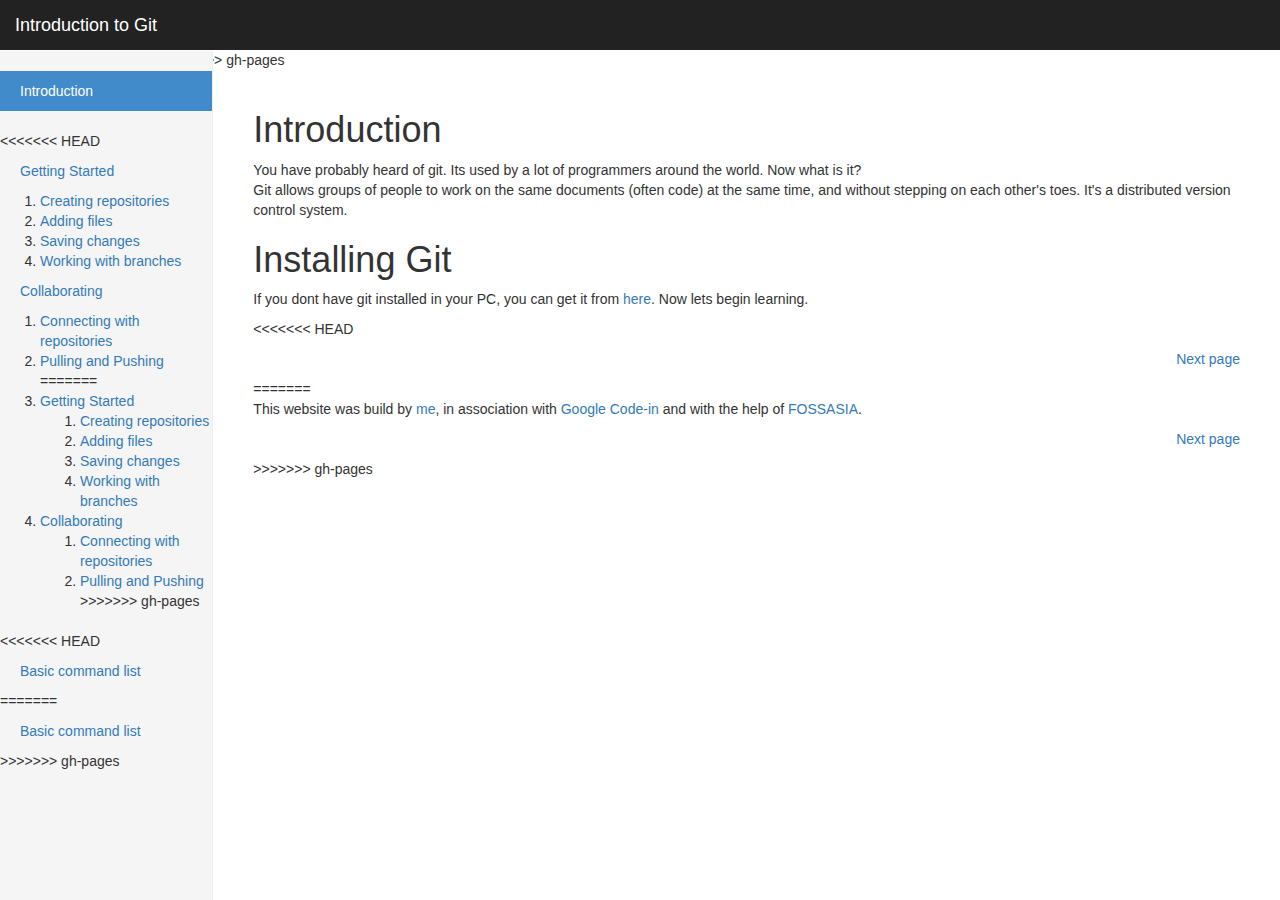
<file: index.html>
<!DOCTYPE html>
<html lang="en">
  <head>
    <meta charset="utf-8">
    <meta http-equiv="X-UA-Compatible" content="IE=edge">
    <meta name="viewport" content="width=device-width, initial-scale=1">
    <!-- The above 3 meta tags *must* come first in the head; any other head content must come *after* these tags -->
    <meta name="description" content="">
    <meta name="author" content="">
    <link rel="icon" href="favicon.ico">

    <title>Introduction to Git</title>

    <!-- Bootstrap core CSS -->
    <link href="dist/css/bootstrap.min.css" rel="stylesheet">

    <!-- IE10 viewport hack for Surface/desktop Windows 8 bug -->
    <link href="assets/css/ie10-viewport-bug-workaround.css" rel="stylesheet">

    <!-- Custom styles for this template -->
    <link href="css/dashboard.css" rel="stylesheet">

    <!-- Just for debugging purposes. Don't actually copy these 2 lines! -->
    <!--[if lt IE 9]><script src="../../assets/js/ie8-responsive-file-warning.js"></script><![endif]-->
    <script src="assets/js/ie-emulation-modes-warning.js"></script>

    <!-- HTML5 shim and Respond.js for IE8 support of HTML5 elements and media queries -->
    <!--[if lt IE 9]>
      <script src="https://oss.maxcdn.com/html5shiv/3.7.2/html5shiv.min.js"></script>
      <script src="https://oss.maxcdn.com/respond/1.4.2/respond.min.js"></script>
    <![endif]-->
<<<<<<< HEAD
=======
    <script>
    (function(i,s,o,g,r,a,m){i['GoogleAnalyticsObject']=r;i[r]=i[r]||function(){
      (i[r].q=i[r].q||[]).push(arguments)},i[r].l=1*new Date();a=s.createElement(o),
      m=s.getElementsByTagName(o)[0];a.async=1;a.src=g;m.parentNode.insertBefore(a,m)
    })(window,document,'script','//www.google-analytics.com/analytics.js','ga');

    ga('create', 'UA-72785908-1', 'auto');
    ga('send', 'pageview');

    </script>
    
    <script type="text/javascript">

    function rightArrowPressed() {
       // Your stuff here
       window.open("pages/getting-started/createrepo.html","_self");
    }

    document.onkeydown = function(evt) {
        evt = evt || window.event;
        switch (evt.keyCode) {
            case 39:
                rightArrowPressed();
                break;
        }
    };

    </script>

>>>>>>> gh-pages
    <style>
      #aligr {
        text-align: right;
      }
    </style>
  </head>

  <body>

    <nav class="navbar navbar-inverse navbar-fixed-top">
      <div class="container-fluid">
        <div class="navbar-header">
          <button type="button" class="navbar-toggle collapsed" data-toggle="collapse" data-target="#navbar" aria-expanded="false" aria-controls="navbar">
            <span class="sr-only">Toggle navigation</span>
            <span class="icon-bar"></span>
            <span class="icon-bar"></span>
            <span class="icon-bar"></span>
          </button>
          <a class="navbar-brand" href="#">Introduction to Git</a>
        </div>
      </div>
    </nav>

    <div class="container-fluid">
      <div class="row">
        <div class="col-sm-3 col-md-2 sidebar">
          <ul class="nav nav-sidebar">
            <li class="active"><a href="#">Introduction <span class="sr-only">(current)</span></a></li>
          </ul>
          <ul class="nav nav-sidebar">
<<<<<<< HEAD
            <li><a href="file:pages\getting-started\createrepo.html">Getting Started</a>
              <ol>
                <li><a href="file:pages\getting-started\createrepo.html"> Creating repositories</a></li>
                <li><a href="file:pages\getting-started\addfiles.html"> Adding files</a></li>
                <li><a href="file:pages\getting-started\commiting.html"> Saving changes</a></li>
                <li><a href="file:pages\getting-started\branches.html"> Working with branches</a></li>
              </ol>
            </li>

            <li><a href="file:pages\collaborating\makeconnections.html">Collaborating</a>
              <ol>
                <li><a href="file:pages\collaborating\makeconnections.html"> Connecting with repositories</a></li>
                <li><a href="file:pages\collaborating\pullpush.html"> Pulling and Pushing</a></li>
=======
            <li><a href="pages/getting-started/createrepo.html">Getting Started</a>
              <ol>
                <li><a href="pages/getting-started/createrepo.html"> Creating repositories</a></li>
                <li><a href="pages/getting-started/addfiles.html"> Adding files</a></li>
                <li><a href="pages/getting-started/commiting.html"> Saving changes</a></li>
                <li><a href="pages/getting-started/branches.html"> Working with branches</a></li>
              </ol>
            </li>

            <li><a href="pages/collaborating/makeconnections.html">Collaborating</a>
              <ol>
                <li><a href="pages/collaborating/makeconnections.html"> Connecting with repositories</a></li>
                <li><a href="pages/collaborating/pullpush.html"> Pulling and Pushing</a></li>
>>>>>>> gh-pages
              </ol>
            </li>
          </ul>

          <ul class="nav nav-sidebar">
            <li>
<<<<<<< HEAD
              <a href="file:pages\commandlist.html">Basic command list</a>
=======
              <a href="pages/commandlist.html">Basic command list</a>
>>>>>>> gh-pages
            </li>
          </ul>
        </div>
        <div class="col-sm-9 col-sm-offset-3 col-md-10 col-md-offset-2 main">


          <div>
            <h1>Introduction</h1>
              <p>You have probably heard of git. Its used by a lot of programmers around the world. Now what is it?<br>
                Git allows groups of people to work on the same documents (often code) at the same time,
                 and without stepping on each other's toes. It's a distributed version control system.</p>
            <h1>Installing Git</h1>
              <p>If you dont have git installed in your PC, you can get it from <a href="https://git-scm.com/downloads">here</a>.
                 Now lets begin learning.</p>
          </div>

<<<<<<< HEAD
          <p><div id="aligr"><a href="file:pages\getting-started\createrepo.html">Next page</a></div></p>
=======
          <div>
            <p>This website was build by <a href="https://twitter.com/albindoesgam3s">me</a>, in association with <a href="https://codein.withgoogle.com/">Google Code-in</a> and
              with the help of <a href="http://fossasia.org/">FOSSASIA</a>.</p>
          </div>

          <p><div id="aligr"><a href="pages/getting-started/createrepo.html">Next page</a></div></p>
>>>>>>> gh-pages


        </div>
      </div>
    </div>

    <!-- Bootstrap core JavaScript
    ================================================== -->
    <!-- Placed at the end of the document so the pages load faster -->
    <script src="https://ajax.googleapis.com/ajax/libs/jquery/1.11.3/jquery.min.js"></script>
    <script>window.jQuery || document.write('<script src="../../assets/js/vendor/jquery.min.js"><\/script>')</script>
    <script src="dist/js/bootstrap.min.js"></script>
    <!-- Just to make our placeholder images work. Don't actually copy the next line! -->
    <script src="assets/js/vendor/holder.min.js"></script>
    <!-- IE10 viewport hack for Surface/desktop Windows 8 bug -->
    <script src="assets/js/ie10-viewport-bug-workaround.js"></script>
  </body>
</html>
</file>
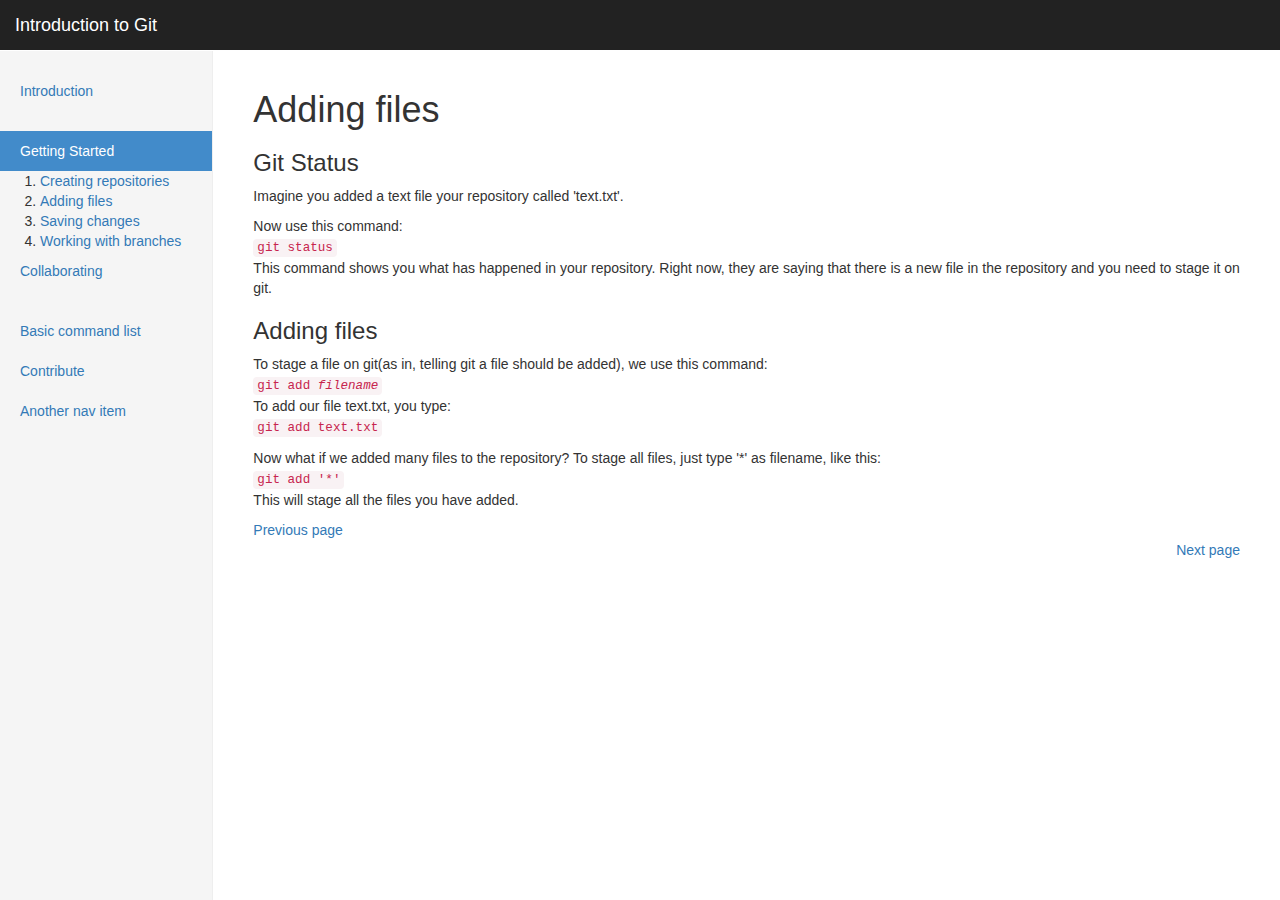
<file: pages/addfiles.html>
<!DOCTYPE html>
<html lang="en">
  <head>
    <meta charset="utf-8">
    <meta http-equiv="X-UA-Compatible" content="IE=edge">
    <meta name="viewport" content="width=device-width, initial-scale=1">
    <!-- The above 3 meta tags *must* come first in the head; any other head content must come *after* these tags -->
    <meta name="description" content="">
    <meta name="author" content="">
    <link rel="icon" href="favicon.ico">

    <title>Introduction to Git</title>

    <!-- Bootstrap core CSS -->
    <link href="../dist/css/bootstrap.min.css" rel="stylesheet">

    <!-- IE10 viewport hack for Surface/desktop Windows 8 bug -->
    <link href="../assets/css/ie10-viewport-bug-workaround.css" rel="stylesheet">

    <!-- Custom styles for this template -->
    <link href="../css/dashboard.css" rel="stylesheet">

    <!-- Just for debugging purposes. Don't actually copy these 2 lines! -->
    <!--[if lt IE 9]><script src="../../assets/js/ie8-responsive-file-warning.js"></script><![endif]-->
    <script src="../assets/js/ie-emulation-modes-warning.js"></script>

    <!-- HTML5 shim and Respond.js for IE8 support of HTML5 elements and media queries -->
    <!--[if lt IE 9]>
      <script src="https://oss.maxcdn.com/html5shiv/3.7.2/html5shiv.min.js"></script>
      <script src="https://oss.maxcdn.com/respond/1.4.2/respond.min.js"></script>
    <![endif]-->
    <style>
      #aligr {
        text-align: right;
      }
      #aligl {
        text-align: left;
      }
    </style>
  </head>

  <body>

    <nav class="navbar navbar-inverse navbar-fixed-top">
      <div class="container-fluid">
        <div class="navbar-header">
          <button type="button" class="navbar-toggle collapsed" data-toggle="collapse" data-target="#navbar" aria-expanded="false" aria-controls="navbar">
            <span class="sr-only">Toggle navigation</span>
            <span class="icon-bar"></span>
            <span class="icon-bar"></span>
            <span class="icon-bar"></span>
          </button>
          <a class="navbar-brand" href="#">Introduction to Git</a>
        </div>
      </div>
    </nav>

    <div class="container-fluid">
      <div class="row">
        <div class="col-sm-3 col-md-2 sidebar">
          <ul class="nav nav-sidebar">
            <li><a href="file:..\index.html">Introduction <span class="sr-only">(current)</span></a></li>
          </ul>
          <ul class="nav nav-sidebar">
            <li class="active"><a href="">Getting Started</a>
              <ol>
                <li><a href="file:createrepo.html"> Creating repositories</a></li>
                <li><a href="file:addfiles.html"> Adding files</a></li>
                <li><a href="file:commiting.html"> Saving changes</a></li>
                <li><a href="file:branches.html"> Working with branches</a></li>
              </ol>
            </li>

            <li><a href="">Collaborating</a></li>

          </ul>
          <ul class="nav nav-sidebar">
            <li><a href="file:commandlist.html">Basic command list</a></li>
            <li><a href="">Contribute</a></li>
            <li><a href="">Another nav item</a></li>
          </ul>
        </div>
        <div class="col-sm-9 col-sm-offset-3 col-md-10 col-md-offset-2 main">


          <div>

            <!-- Your code here -->
            <h1>Adding files</h1>

              <h3>Git Status</h3>
                <p>Imagine you added a text file your repository called 'text.txt'.</p>
                <p>Now use this command: <br>
                  <code>git status</code> <br>
                  This command shows you what has happened in your repository. Right now, they are saying
                  that there is a new file in the repository and you need to stage it on git.</p>

              <h3>Adding files</h3>
                <p>To stage a file on git(as in, telling git a file should be added), we use this command: <br>
                  <code>git add <i>filename</i></code> <br>
                  To add our file text.txt, you type: <br>
                  <code>git add text.txt </code> </p>
                <p> Now what if we added many files to the repository? To stage all files, just type
                    '*' as filename, like this: <br>
                    <code>git add '*'</code> <br>
                    This will stage all the files you have added. </p>


              <p><div id="aligl"><a href=#>Previous page</a></div>
              <div id="aligr"><a href=#>Next page</a></div></p>

          </div>

        </div>
      </div>
    </div>

    <!-- Bootstrap core JavaScript
    ================================================== -->
    <!-- Placed at the end of the document so the pages load faster -->
    <script src="https://ajax.googleapis.com/ajax/libs/jquery/1.11.3/jquery.min.js"></script>
    <script>window.jQuery || document.write('<script src="../../assets/js/vendor/jquery.min.js"><\/script>')</script>
    <script src="../dist/js/bootstrap.min.js"></script>
    <!-- Just to make our placeholder images work. Don't actually copy the next line! -->
    <script src="../assets/js/vendor/holder.min.js"></script>
    <!-- IE10 viewport hack for Surface/desktop Windows 8 bug -->
    <script src="../assets/js/ie10-viewport-bug-workaround.js"></script>
  </body>
</html>
</file>
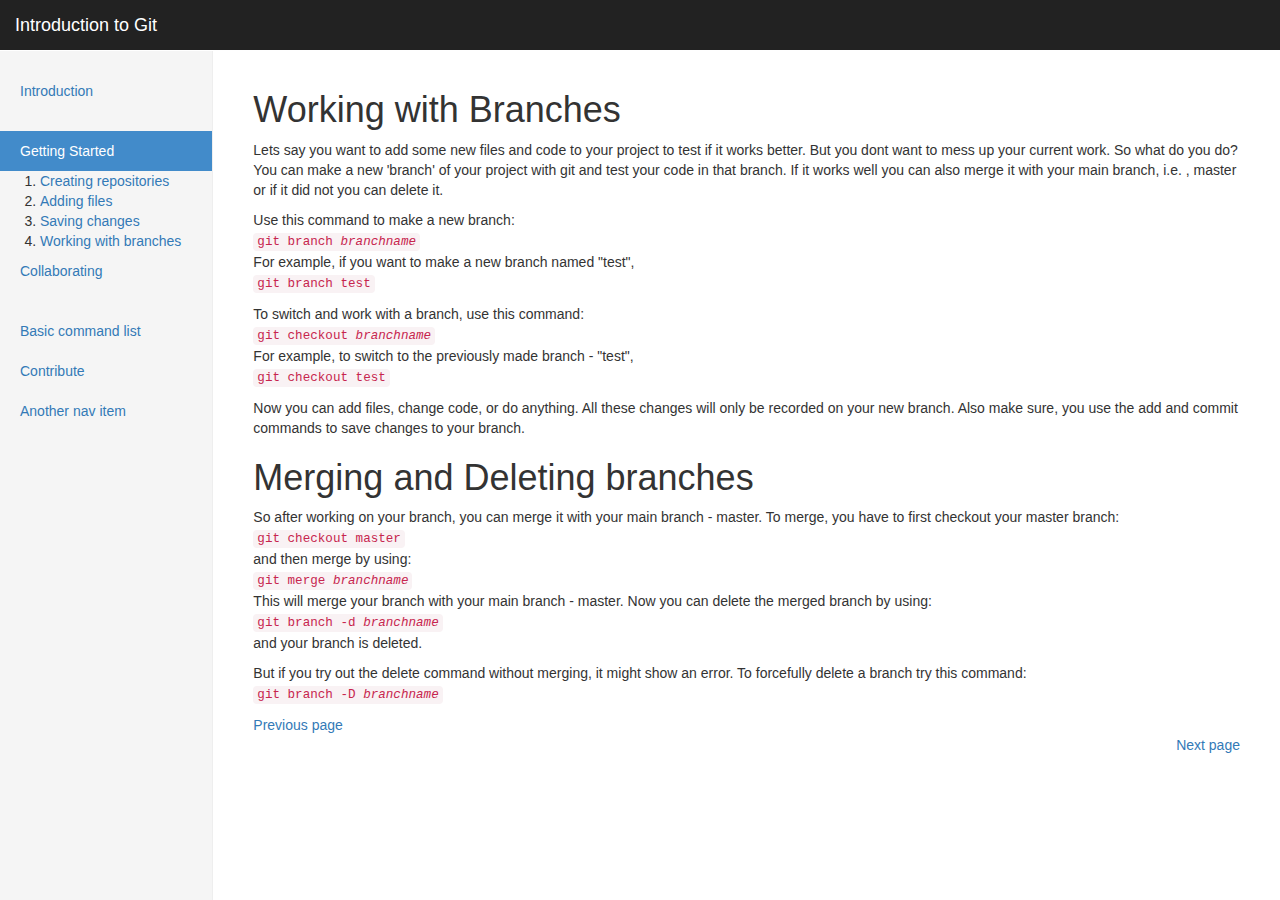
<file: pages/branches.html>
<!DOCTYPE html>
<html lang="en">
  <head>
    <meta charset="utf-8">
    <meta http-equiv="X-UA-Compatible" content="IE=edge">
    <meta name="viewport" content="width=device-width, initial-scale=1">
    <!-- The above 3 meta tags *must* come first in the head; any other head content must come *after* these tags -->
    <meta name="description" content="">
    <meta name="author" content="">
    <link rel="icon" href="favicon.ico">

    <title>Introduction to Git</title>

    <!-- Bootstrap core CSS -->
    <link href="../dist/css/bootstrap.min.css" rel="stylesheet">

    <!-- IE10 viewport hack for Surface/desktop Windows 8 bug -->
    <link href="../assets/css/ie10-viewport-bug-workaround.css" rel="stylesheet">

    <!-- Custom styles for this template -->
    <link href="../css/dashboard.css" rel="stylesheet">

    <!-- Just for debugging purposes. Don't actually copy these 2 lines! -->
    <!--[if lt IE 9]><script src="../../assets/js/ie8-responsive-file-warning.js"></script><![endif]-->
    <script src="../assets/js/ie-emulation-modes-warning.js"></script>

    <!-- HTML5 shim and Respond.js for IE8 support of HTML5 elements and media queries -->
    <!--[if lt IE 9]>
      <script src="https://oss.maxcdn.com/html5shiv/3.7.2/html5shiv.min.js"></script>
      <script src="https://oss.maxcdn.com/respond/1.4.2/respond.min.js"></script>
    <![endif]-->
    <style>
      #aligr {
        text-align: right;
      }
      #aligl {
        text-align: left;
      }
    </style>
  </head>

  <body>

    <nav class="navbar navbar-inverse navbar-fixed-top">
      <div class="container-fluid">
        <div class="navbar-header">
          <button type="button" class="navbar-toggle collapsed" data-toggle="collapse" data-target="#navbar" aria-expanded="false" aria-controls="navbar">
            <span class="sr-only">Toggle navigation</span>
            <span class="icon-bar"></span>
            <span class="icon-bar"></span>
            <span class="icon-bar"></span>
          </button>
          <a class="navbar-brand" href="#">Introduction to Git</a>
        </div>
      </div>
    </nav>

    <div class="container-fluid">
      <div class="row">
        <div class="col-sm-3 col-md-2 sidebar">
          <ul class="nav nav-sidebar">
            <li><a href="file:..\index.html">Introduction <span class="sr-only">(current)</span></a></li>
          </ul>
          <ul class="nav nav-sidebar">
            <li class="active"><a href="">Getting Started</a>
              <ol>
                <li><a href="file:createrepo.html"> Creating repositories</a></li>
                <li><a href="file:addfiles.html"> Adding files</a></li>
                <li><a href="file:commiting.html"> Saving changes</a></li>
                <li><a href="file:branches.html"> Working with branches</a></li>
              </ol>
            </li>

            <li><a href="">Collaborating</a></li>

          </ul>
          <ul class="nav nav-sidebar">
            <li><a href="file:commandlist.html">Basic command list</a></li>
            <li><a href="">Contribute</a></li>
            <li><a href="">Another nav item</a></li>
          </ul>
        </div>
        <div class="col-sm-9 col-sm-offset-3 col-md-10 col-md-offset-2 main">


          <div>

            <!-- Your code here -->
            <h1>Working with Branches</h1>

              <p> Lets say you want to add some new files and code to your project to test if it works better. But you dont want to
                mess up your current work. So what do you do? You can make a new 'branch' of your project with git and test your code in
                that branch. If it works well you can also merge it with your main branch, i.e. , master or if it did not you can delete
                it.</p>

              <p>Use this command to make a new branch:<br>
                <code>git branch <i>branchname</i></code><br>
                 For example, if you want to make a new branch named "test",<br>
                <code>git branch test</code></p>

              <p>To switch and work with a branch, use this command:<br>
                <code>git checkout <i>branchname</i></code><br>
                For example, to switch to the previously made branch - "test",<br>
                <code>git checkout test</code></p>

              <p>Now you can add files, change code, or do anything. All these changes will only be recorded on your new branch.
                Also make sure, you use the add and commit commands to save changes to your branch.</p>

            <h1>Merging and Deleting branches</h1>

              <p>So after working on your branch, you can merge it with your main branch - master. To merge, you have to first
                checkout your master branch:<br>
                <code>git checkout master</code><br>
                and then merge by using:<br>
                <code>git merge <i>branchname</i></code><br>
                This will merge your branch with your main branch - master. Now you can delete the merged branch by using:<br>
                <code>git branch -d <i>branchname</i></code><br>
                and your branch is deleted.</p>

              <p>But if you try out the delete command without merging, it might show an error. To forcefully delete a branch
                try this command:<br>
                <code>git branch -D <i>branchname</i></code></p>


              <p><div id="aligl"><a href=#>Previous page</a></div>
              <div id="aligr"><a href=#>Next page</a></div></p>

          </div>

        </div>
      </div>
    </div>

    <!-- Bootstrap core JavaScript
    ================================================== -->
    <!-- Placed at the end of the document so the pages load faster -->
    <script src="https://ajax.googleapis.com/ajax/libs/jquery/1.11.3/jquery.min.js"></script>
    <script>window.jQuery || document.write('<script src="../../assets/js/vendor/jquery.min.js"><\/script>')</script>
    <script src="../dist/js/bootstrap.min.js"></script>
    <!-- Just to make our placeholder images work. Don't actually copy the next line! -->
    <script src="../assets/js/vendor/holder.min.js"></script>
    <!-- IE10 viewport hack for Surface/desktop Windows 8 bug -->
    <script src="../assets/js/ie10-viewport-bug-workaround.js"></script>
  </body>
</html>
</file>
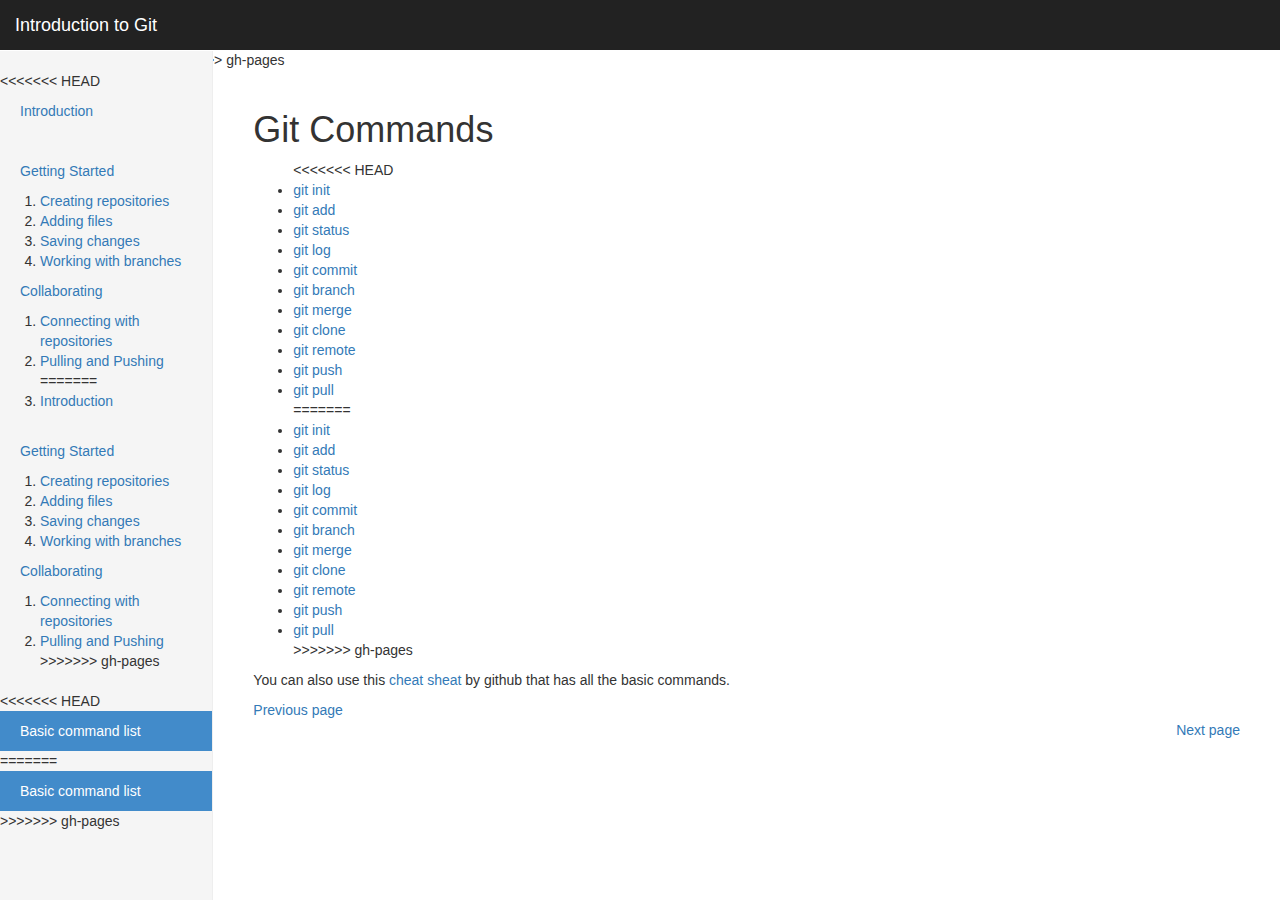
<file: pages/commandlist.html>
<!DOCTYPE html>
<html lang="en">
  <head>
    <meta charset="utf-8">
    <meta http-equiv="X-UA-Compatible" content="IE=edge">
    <meta name="viewport" content="width=device-width, initial-scale=1">
    <!-- The above 3 meta tags *must* come first in the head; any other head content must come *after* these tags -->
    <meta name="description" content="">
    <meta name="author" content="">
    <link rel="icon" href="favicon.ico">

    <title>Introduction to Git</title>

    <!-- Bootstrap core CSS -->
    <link href="../dist/css/bootstrap.min.css" rel="stylesheet">

    <!-- IE10 viewport hack for Surface/desktop Windows 8 bug -->
    <link href="../assets/css/ie10-viewport-bug-workaround.css" rel="stylesheet">

    <!-- Custom styles for this template -->
    <link href="../css/dashboard.css" rel="stylesheet">

    <!-- Just for debugging purposes. Don't actually copy these 2 lines! -->
    <!--[if lt IE 9]><script src="../../assets/js/ie8-responsive-file-warning.js"></script><![endif]-->
    <script src="../assets/js/ie-emulation-modes-warning.js"></script>

    <!-- HTML5 shim and Respond.js for IE8 support of HTML5 elements and media queries -->
    <!--[if lt IE 9]>
      <script src="https://oss.maxcdn.com/html5shiv/3.7.2/html5shiv.min.js"></script>
      <script src="https://oss.maxcdn.com/respond/1.4.2/respond.min.js"></script>
    <![endif]-->
<<<<<<< HEAD
=======
    <script>
      (function(i,s,o,g,r,a,m){i['GoogleAnalyticsObject']=r;i[r]=i[r]||function(){
        (i[r].q=i[r].q||[]).push(arguments)},i[r].l=1*new Date();a=s.createElement(o),
        m=s.getElementsByTagName(o)[0];a.async=1;a.src=g;m.parentNode.insertBefore(a,m)
      })(window,document,'script','//www.google-analytics.com/analytics.js','ga');

      ga('create', 'UA-72785908-1', 'auto');
      ga('send', 'pageview');

    </script>


>>>>>>> gh-pages
    <style>
      #aligr {
        text-align: right;
      }
      #aligl {
        text-align: left;
      }
    </style>
  </head>

  <body>

    <nav class="navbar navbar-inverse navbar-fixed-top">
      <div class="container-fluid">
        <div class="navbar-header">
          <button type="button" class="navbar-toggle collapsed" data-toggle="collapse" data-target="#navbar" aria-expanded="false" aria-controls="navbar">
            <span class="sr-only">Toggle navigation</span>
            <span class="icon-bar"></span>
            <span class="icon-bar"></span>
            <span class="icon-bar"></span>
          </button>
          <a class="navbar-brand" href="#">Introduction to Git</a>
        </div>
      </div>
    </nav>

    <div class="container-fluid">
      <div class="row">
        <div class="col-sm-3 col-md-2 sidebar">
          <ul class="nav nav-sidebar">
<<<<<<< HEAD
            <li><a href="file:..\index.html">Introduction <span class="sr-only">(current)</span></a></li>
          </ul>
          <ul class="nav nav-sidebar">
            <li><a href="file:getting-started\createrepo.html">Getting Started</a>
              <ol>
                <li><a href="file:getting-started\createrepo.html"> Creating repositories</a></li>
                <li><a href="file:getting-started\addfiles.html"> Adding files</a></li>
                <li><a href="file:getting-started\commiting.html"> Saving changes</a></li>
                <li><a href="file:getting-started\branches.html"> Working with branches</a></li>
              </ol>
            </li>

            <li><a href="file:collaborating\makeconnections.html">Collaborating</a>
              <ol>
                <li><a href="file:collaborating\makeconnections.html"> Connecting with repositories</a></li>
                <li><a href="file:collaborating\pullpush.html"> Pulling and Pushing</a></li>
=======
            <li><a href="..\index.html">Introduction <span class="sr-only">(current)</span></a></li>
          </ul>
          <ul class="nav nav-sidebar">
            <li><a href="getting-started\createrepo.html">Getting Started</a>
              <ol>
                <li><a href="getting-started\createrepo.html"> Creating repositories</a></li>
                <li><a href="getting-started\addfiles.html"> Adding files</a></li>
                <li><a href="getting-started\commiting.html"> Saving changes</a></li>
                <li><a href="getting-started\branches.html"> Working with branches</a></li>
              </ol>
            </li>

            <li><a href="collaborating\makeconnections.html">Collaborating</a>
              <ol>
                <li><a href="collaborating\makeconnections.html"> Connecting with repositories</a></li>
                <li><a href="collaborating\pullpush.html"> Pulling and Pushing</a></li>
>>>>>>> gh-pages
              </ol>
            </li>

          </ul>
          <ul class="nav nav-sidebar">
<<<<<<< HEAD
            <li class="active"><a href="file:commandlist.html">Basic command list</a></li>
=======
            <li class="active"><a href="commandlist.html">Basic command list</a></li>
>>>>>>> gh-pages
          </ul>
        </div>
        <div class="col-sm-9 col-sm-offset-3 col-md-10 col-md-offset-2 main">


          <div>

            <!-- Your code here -->
            <h1>Git Commands</h1>
            <ul>
<<<<<<< HEAD
              <li><a href="file:getting-started\createrepo.html">git init</a></li>
              <li><a href="file:getting-started\addfiles.html">git add</a></li>
              <li><a href="file:getting-started\addfiles.html">git status</a></li>
              <li><a href="file:getting-started\commiting.html">git log</a></li>
              <li><a href="file:getting-started\commiting.html">git commit</a></li>
              <li><a href="file:getting-started\branches.html">git branch</a></li>
              <li><a href="file:getting-started\branches.html">git merge</a></li>
              <li><a href="file:getting-started\createrepo.html">git clone</a></li>
              <li><a href="file:collaborating\makeconnections.html">git remote</a></li>
              <li><a href="file:collaborating\pullpush.html">git push</a></li>
              <li><a href="file:collaborating\pullpush.html">git pull</a></li>
=======
              <li><a href="getting-started\createrepo.html">git init</a></li>
              <li><a href="getting-started\addfiles.html">git add</a></li>
              <li><a href="getting-started\addfiles.html">git status</a></li>
              <li><a href="getting-started\commiting.html">git log</a></li>
              <li><a href="getting-started\commiting.html">git commit</a></li>
              <li><a href="getting-started\branches.html">git branch</a></li>
              <li><a href="getting-started\branches.html">git merge</a></li>
              <li><a href="getting-started\createrepo.html">git clone</a></li>
              <li><a href="collaborating\makeconnections.html">git remote</a></li>
              <li><a href="collaborating\pullpush.html">git push</a></li>
              <li><a href="collaborating\pullpush.html">git pull</a></li>
>>>>>>> gh-pages
            </ul>

            <p>You can also use this<a href="..\assets\git-cheat-sheet.pdf"> cheat sheat </a> by github that has all the basic commands.</p>

            <p><div id="aligl"><a href=#>Previous page</a></div>
            <div id="aligr"><a href=#>Next page</a></div></p>

          </div>

        </div>
      </div>
    </div>

    <!-- Bootstrap core JavaScript
    ================================================== -->
    <!-- Placed at the end of the document so the pages load faster -->
    <script src="https://ajax.googleapis.com/ajax/libs/jquery/1.11.3/jquery.min.js"></script>
    <script>window.jQuery || document.write('<script src="../../assets/js/vendor/jquery.min.js"><\/script>')</script>
    <script src="../dist/js/bootstrap.min.js"></script>
    <!-- Just to make our placeholder images work. Don't actually copy the next line! -->
    <script src="../assets/js/vendor/holder.min.js"></script>
    <!-- IE10 viewport hack for Surface/desktop Windows 8 bug -->
    <script src="../assets/js/ie10-viewport-bug-workaround.js"></script>
  </body>
</html>
</file>
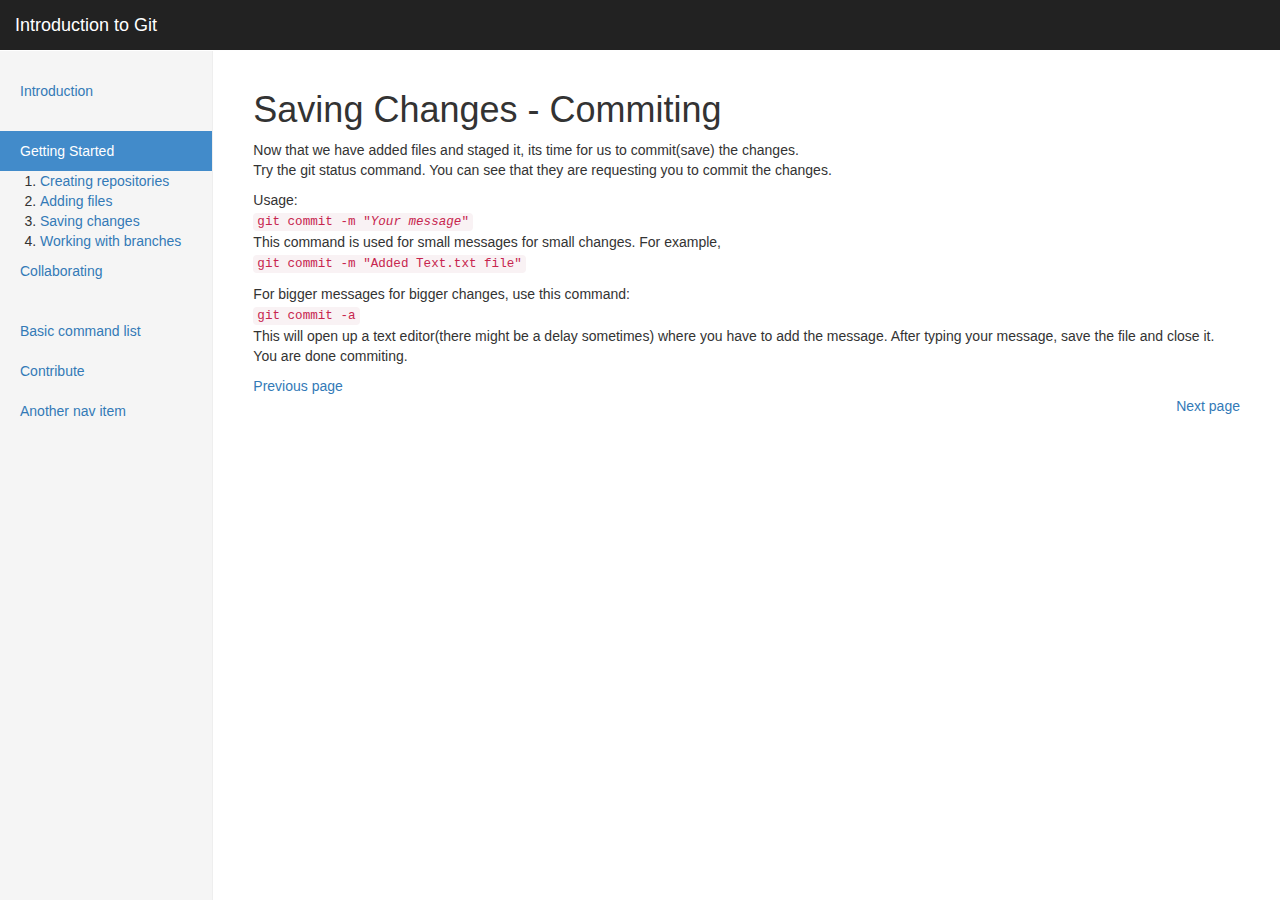
<file: pages/commiting.html>
<!DOCTYPE html>
<html lang="en">
  <head>
    <meta charset="utf-8">
    <meta http-equiv="X-UA-Compatible" content="IE=edge">
    <meta name="viewport" content="width=device-width, initial-scale=1">
    <!-- The above 3 meta tags *must* come first in the head; any other head content must come *after* these tags -->
    <meta name="description" content="">
    <meta name="author" content="">
    <link rel="icon" href="favicon.ico">

    <title>Introduction to Git</title>

    <!-- Bootstrap core CSS -->
    <link href="../dist/css/bootstrap.min.css" rel="stylesheet">

    <!-- IE10 viewport hack for Surface/desktop Windows 8 bug -->
    <link href="../assets/css/ie10-viewport-bug-workaround.css" rel="stylesheet">

    <!-- Custom styles for this template -->
    <link href="../css/dashboard.css" rel="stylesheet">

    <!-- Just for debugging purposes. Don't actually copy these 2 lines! -->
    <!--[if lt IE 9]><script src="../../assets/js/ie8-responsive-file-warning.js"></script><![endif]-->
    <script src="../assets/js/ie-emulation-modes-warning.js"></script>

    <!-- HTML5 shim and Respond.js for IE8 support of HTML5 elements and media queries -->
    <!--[if lt IE 9]>
      <script src="https://oss.maxcdn.com/html5shiv/3.7.2/html5shiv.min.js"></script>
      <script src="https://oss.maxcdn.com/respond/1.4.2/respond.min.js"></script>
    <![endif]-->
    <style>
      #aligr {
        text-align: right;
      }
      #aligl {
        text-align: left;
      }
    </style>
  </head>

  <body>

    <nav class="navbar navbar-inverse navbar-fixed-top">
      <div class="container-fluid">
        <div class="navbar-header">
          <button type="button" class="navbar-toggle collapsed" data-toggle="collapse" data-target="#navbar" aria-expanded="false" aria-controls="navbar">
            <span class="sr-only">Toggle navigation</span>
            <span class="icon-bar"></span>
            <span class="icon-bar"></span>
            <span class="icon-bar"></span>
          </button>
          <a class="navbar-brand" href="#">Introduction to Git</a>
        </div>
      </div>
    </nav>

    <div class="container-fluid">
      <div class="row">
        <div class="col-sm-3 col-md-2 sidebar">
          <ul class="nav nav-sidebar">
            <li><a href="file:..\index.html">Introduction <span class="sr-only">(current)</span></a></li>
          </ul>
          <ul class="nav nav-sidebar">
            <li class="active"><a href="">Getting Started</a>
              <ol>
                <li><a href="file:createrepo.html"> Creating repositories</a></li>
                <li><a href="file:addfiles.html"> Adding files</a></li>
                <li><a href="file:commiting.html"> Saving changes</a></li>
                <li><a href="file:branches.html"> Working with branches</a></li>
              </ol>
            </li>

            <li><a href="">Collaborating</a></li>

          </ul>
          <ul class="nav nav-sidebar">
            <li><a href="file:commandlist.html">Basic command list</a></li>
            <li><a href="">Contribute</a></li>
            <li><a href="">Another nav item</a></li>
          </ul>
        </div>
        <div class="col-sm-9 col-sm-offset-3 col-md-10 col-md-offset-2 main">


          <div>

            <!-- Your code here -->
            <h1>Saving Changes - Commiting</h1>

              <p>Now that we have added files and staged it, its time for us to commit(save) the changes.<br>
                Try the git status command. You can see that they are requesting you to commit the changes.<br></p>
              <p>Usage:<br>
                <code>git commit -m "<i>Your message</i>"</code><br>
                This command is used for small messages for small changes. For example,<br>
                <code>git commit -m "Added Text.txt file"</code><br> </p>

              <p>For bigger messages for bigger changes, use this command:<br>
                <code>git commit -a</code><br>
                This will open up a text editor(there might be a delay sometimes) where you have to add the message.
                 After typing your message, save the file and close it. You are done commiting.</p>


              <p><div id="aligl"><a href=#>Previous page</a></div>
              <div id="aligr"><a href=#>Next page</a></div></p>

          </div>

        </div>
      </div>
    </div>

    <!-- Bootstrap core JavaScript
    ================================================== -->
    <!-- Placed at the end of the document so the pages load faster -->
    <script src="https://ajax.googleapis.com/ajax/libs/jquery/1.11.3/jquery.min.js"></script>
    <script>window.jQuery || document.write('<script src="../../assets/js/vendor/jquery.min.js"><\/script>')</script>
    <script src="../dist/js/bootstrap.min.js"></script>
    <!-- Just to make our placeholder images work. Don't actually copy the next line! -->
    <script src="../assets/js/vendor/holder.min.js"></script>
    <!-- IE10 viewport hack for Surface/desktop Windows 8 bug -->
    <script src="../assets/js/ie10-viewport-bug-workaround.js"></script>
  </body>
</html>
</file>
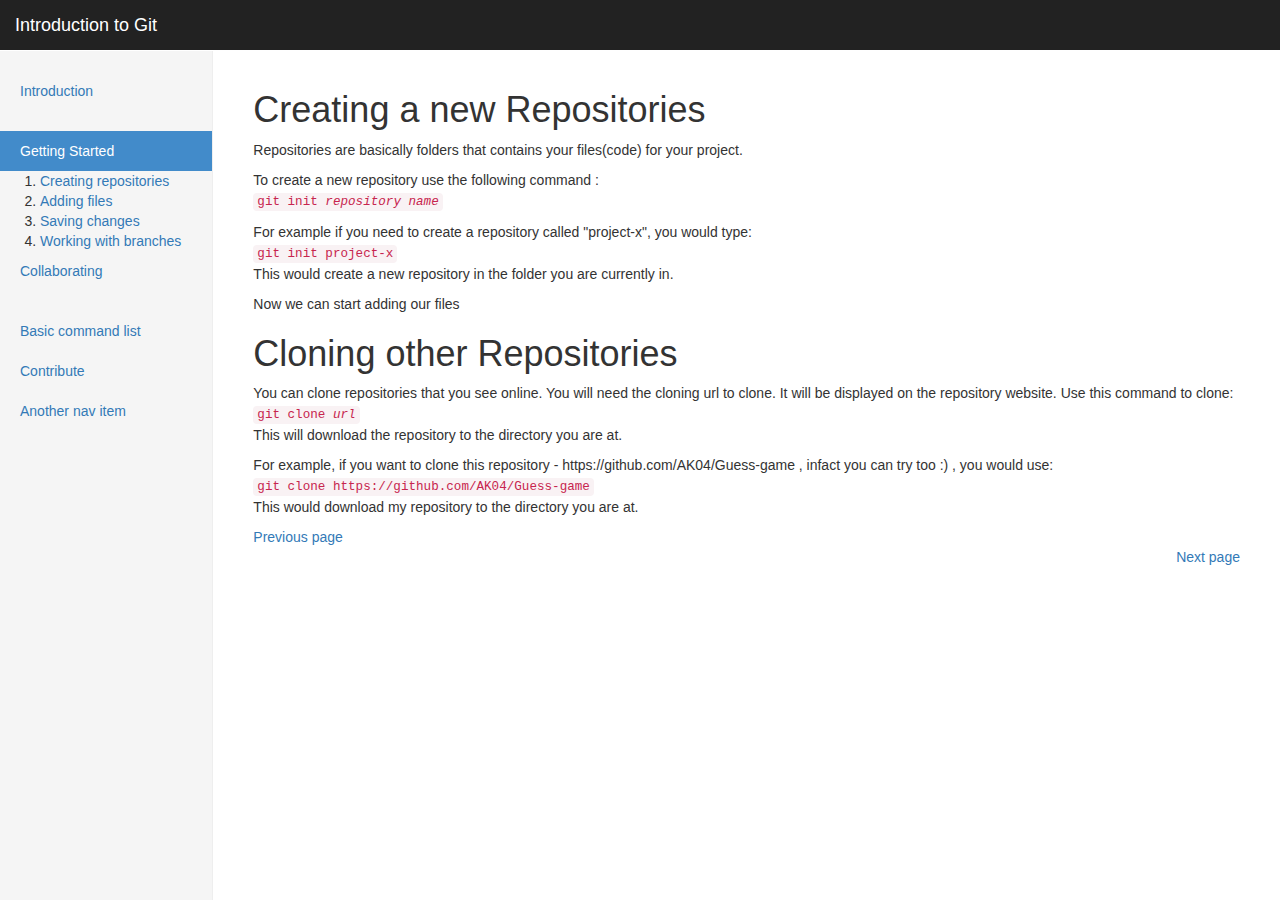
<file: pages/createrepo.html>
<!DOCTYPE html>
<html lang="en">
  <head>
    <meta charset="utf-8">
    <meta http-equiv="X-UA-Compatible" content="IE=edge">
    <meta name="viewport" content="width=device-width, initial-scale=1">
    <!-- The above 3 meta tags *must* come first in the head; any other head content must come *after* these tags -->
    <meta name="description" content="">
    <meta name="author" content="">
    <link rel="icon" href="favicon.ico">

    <title>Introduction to Git</title>

    <!-- Bootstrap core CSS -->
    <link href="../dist/css/bootstrap.min.css" rel="stylesheet">

    <!-- IE10 viewport hack for Surface/desktop Windows 8 bug -->
    <link href="../assets/css/ie10-viewport-bug-workaround.css" rel="stylesheet">

    <!-- Custom styles for this template -->
    <link href="../css/dashboard.css" rel="stylesheet">

    <!-- Just for debugging purposes. Don't actually copy these 2 lines! -->
    <!--[if lt IE 9]><script src="../../assets/js/ie8-responsive-file-warning.js"></script><![endif]-->
    <script src="../assets/js/ie-emulation-modes-warning.js"></script>

    <!-- HTML5 shim and Respond.js for IE8 support of HTML5 elements and media queries -->
    <!--[if lt IE 9]>
      <script src="https://oss.maxcdn.com/html5shiv/3.7.2/html5shiv.min.js"></script>
      <script src="https://oss.maxcdn.com/respond/1.4.2/respond.min.js"></script>
    <![endif]-->
    <style>
      #aligr {
        text-align: right;
      }
      #aligl {
        text-align: left;
      }
    </style>
  </head>

  <body>

    <nav class="navbar navbar-inverse navbar-fixed-top">
      <div class="container-fluid">
        <div class="navbar-header">
          <button type="button" class="navbar-toggle collapsed" data-toggle="collapse" data-target="#navbar" aria-expanded="false" aria-controls="navbar">
            <span class="sr-only">Toggle navigation</span>
            <span class="icon-bar"></span>
            <span class="icon-bar"></span>
            <span class="icon-bar"></span>
          </button>
          <a class="navbar-brand" href="#">Introduction to Git</a>
        </div>
      </div>
    </nav>

    <div class="container-fluid">
      <div class="row">
        <div class="col-sm-3 col-md-2 sidebar">
          <ul class="nav nav-sidebar">
            <li><a href="file:..\index.html">Introduction <span class="sr-only">(current)</span></a></li>
          </ul>
          <ul class="nav nav-sidebar">
            <li class="active"><a href="">Getting Started</a>
              <ol>
                <li><a href="file:createrepo.html"> Creating repositories</a></li>
                <li><a href="file:addfiles.html"> Adding files</a></li>
                <li><a href="file:commiting.html"> Saving changes</a></li>
                <li><a href="file:branches.html"> Working with branches</a></li>
              </ol>
            </li>

            <li><a href="">Collaborating</a></li>

          </ul>
          <ul class="nav nav-sidebar">
            <li><a href="file:commandlist.html">Basic command list</a></li>
            <li><a href="">Contribute</a></li>
            <li><a href="">Another nav item</a></li>
          </ul>
        </div>
        <div class="col-sm-9 col-sm-offset-3 col-md-10 col-md-offset-2 main">


          <div>

            <!-- Your code here -->
            <h1>Creating a new Repositories</h1>

              <p>Repositories are basically folders that contains your files(code) for your project.</p>

              <p>To create a new repository use the following command : <br>
                <code>git init <i>repository name</i> </code> </p>

              <p>For example if you need to create a repository called "project-x", you would type: <br>
                <code>git init project-x</code> <br>
                This would create a new repository in the folder you are currently in.</p>

                <p>Now we can start adding our files</p>

            <h1>Cloning other Repositories</h1>

              <p> You can clone repositories that you see online. You will need the cloning url to clone.
                It will be displayed on the repository website. Use this command to clone:<br>
                <code>git clone <i>url</i></code><br>
                This will download the repository to the directory you are at.<br></p>

              <p>For example, if you want to clone this repository - https://github.com/AK04/Guess-game , infact you can try too :) ,
                you would use:<br>
                <code>git clone https://github.com/AK04/Guess-game </code><br>
                This would download my repository to the directory you are at.</p>

              <p><div id="aligl"><a href=#>Previous page</a></div>
              <div id="aligr"><a href=#>Next page</a></div></p>

          </div>

        </div>
      </div>
    </div>

    <!-- Bootstrap core JavaScript
    ================================================== -->
    <!-- Placed at the end of the document so the pages load faster -->
    <script src="https://ajax.googleapis.com/ajax/libs/jquery/1.11.3/jquery.min.js"></script>
    <script>window.jQuery || document.write('<script src="../../assets/js/vendor/jquery.min.js"><\/script>')</script>
    <script src="../dist/js/bootstrap.min.js"></script>
    <!-- Just to make our placeholder images work. Don't actually copy the next line! -->
    <script src="../assets/js/vendor/holder.min.js"></script>
    <!-- IE10 viewport hack for Surface/desktop Windows 8 bug -->
    <script src="../assets/js/ie10-viewport-bug-workaround.js"></script>
  </body>
</html>
</file>
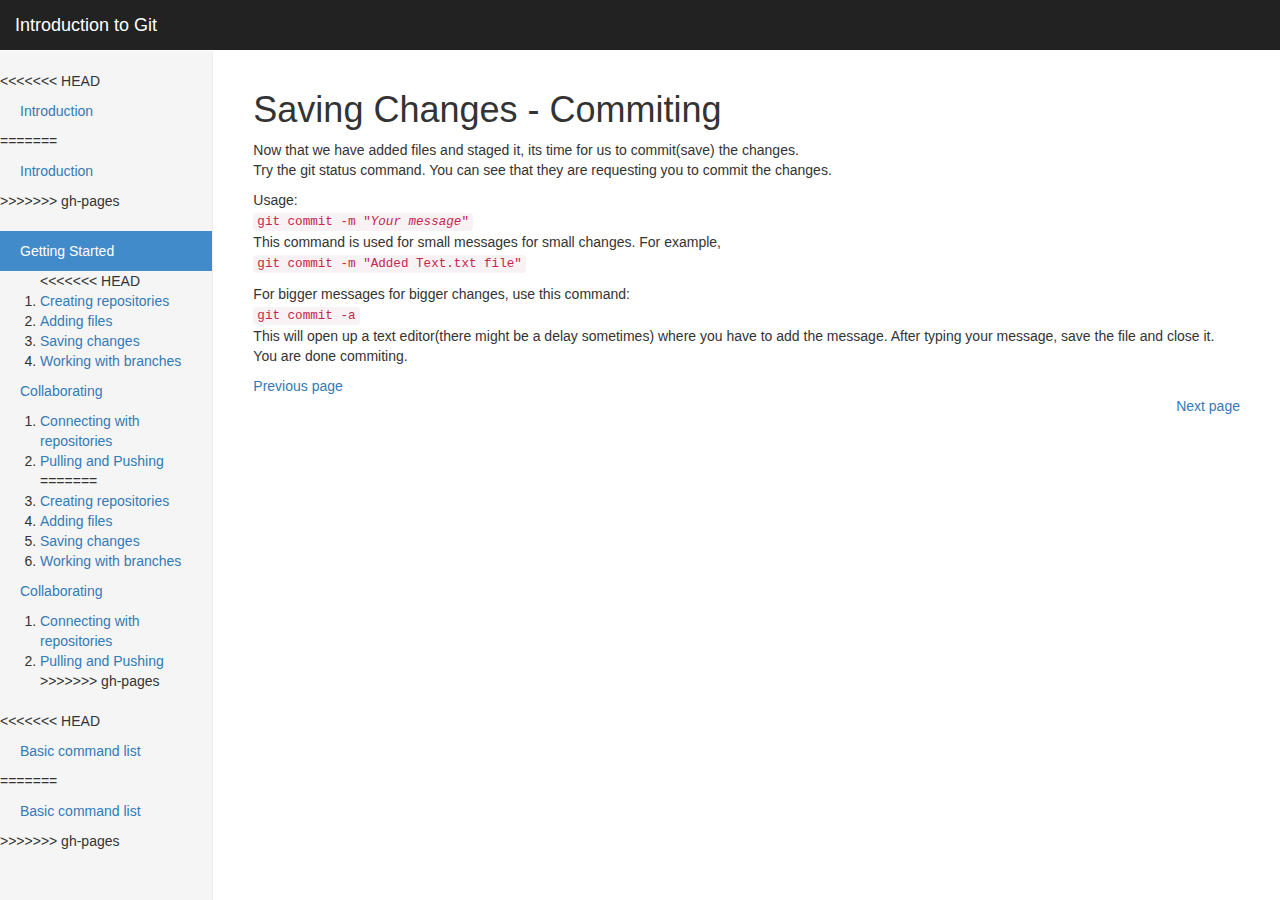
<file: pages/example.html>
<!DOCTYPE html>
<html lang="en">
  <head>
    <meta charset="utf-8">
    <meta http-equiv="X-UA-Compatible" content="IE=edge">
    <meta name="viewport" content="width=device-width, initial-scale=1">
    <!-- The above 3 meta tags *must* come first in the head; any other head content must come *after* these tags -->
    <meta name="description" content="">
    <meta name="author" content="">
    <link rel="icon" href="favicon.ico">

    <title>Introduction to Git</title>

    <!-- Bootstrap core CSS -->
    <link href="../dist/css/bootstrap.min.css" rel="stylesheet">

    <!-- IE10 viewport hack for Surface/desktop Windows 8 bug -->
    <link href="../assets/css/ie10-viewport-bug-workaround.css" rel="stylesheet">

    <!-- Custom styles for this template -->
    <link href="../css/dashboard.css" rel="stylesheet">

    <!-- Just for debugging purposes. Don't actually copy these 2 lines! -->
    <!--[if lt IE 9]><script src="../../assets/js/ie8-responsive-file-warning.js"></script><![endif]-->
    <script src="../assets/js/ie-emulation-modes-warning.js"></script>

    <!-- HTML5 shim and Respond.js for IE8 support of HTML5 elements and media queries -->
    <!--[if lt IE 9]>
      <script src="https://oss.maxcdn.com/html5shiv/3.7.2/html5shiv.min.js"></script>
      <script src="https://oss.maxcdn.com/respond/1.4.2/respond.min.js"></script>
    <![endif]-->
    <style>
      #aligr {
        text-align: right;
      }
      #aligl {
        text-align: left;
      }
    </style>
  </head>

  <body>

    <nav class="navbar navbar-inverse navbar-fixed-top">
      <div class="container-fluid">
        <div class="navbar-header">
          <button type="button" class="navbar-toggle collapsed" data-toggle="collapse" data-target="#navbar" aria-expanded="false" aria-controls="navbar">
            <span class="sr-only">Toggle navigation</span>
            <span class="icon-bar"></span>
            <span class="icon-bar"></span>
            <span class="icon-bar"></span>
          </button>
          <a class="navbar-brand" href="#">Introduction to Git</a>
        </div>
      </div>
    </nav>

    <div class="container-fluid">
      <div class="row">
        <div class="col-sm-3 col-md-2 sidebar">
          <ul class="nav nav-sidebar">
<<<<<<< HEAD
            <li><a href="file:..\index.html">Introduction <span class="sr-only">(current)</span></a></li>
=======
            <li><a href="..\index.html">Introduction <span class="sr-only">(current)</span></a></li>
>>>>>>> gh-pages
          </ul>
          <ul class="nav nav-sidebar">
            <li class="active"><a href="">Getting Started</a>
              <ol>
<<<<<<< HEAD
                <li><a href="file:getting-started\createrepo.html"> Creating repositories</a></li>
                <li><a href="file:getting-started\addfiles.html"> Adding files</a></li>
                <li><a href="file:getting-started\commiting.html"> Saving changes</a></li>
                <li><a href="file:getting-started\branches.html"> Working with branches</a></li>
              </ol>
            </li>

            <li><a href="file:collaborating\makeconnections.html">Collaborating</a></li>
            <ol>
              <li><a href="file:collaborating\makeconnections.html"> Connecting with repositories</a></li>
              <li><a href="file:collaborating\pullpush.html"> Pulling and Pushing</a></li>
=======
                <li><a href="getting-started\createrepo.html"> Creating repositories</a></li>
                <li><a href="getting-started\addfiles.html"> Adding files</a></li>
                <li><a href="getting-started\commiting.html"> Saving changes</a></li>
                <li><a href="getting-started\branches.html"> Working with branches</a></li>
              </ol>
            </li>

            <li><a href="collaborating\makeconnections.html">Collaborating</a></li>
            <ol>
              <li><a href="collaborating\makeconnections.html"> Connecting with repositories</a></li>
              <li><a href="collaborating\pullpush.html"> Pulling and Pushing</a></li>
>>>>>>> gh-pages
            </ol>

          </ul>
          <ul class="nav nav-sidebar">
<<<<<<< HEAD
            <li><a href="file:commandlist.html">Basic command list</a></li>
=======
            <li><a href="commandlist.html">Basic command list</a></li>
>>>>>>> gh-pages
          </ul>
        </div>
        <div class="col-sm-9 col-sm-offset-3 col-md-10 col-md-offset-2 main">


          <div>

            <h1>Saving Changes - Commiting</h1>

              <p>Now that we have added files and staged it, its time for us to commit(save) the changes.<br>
                Try the git status command. You can see that they are requesting you to commit the changes.<br></p>
              <p>Usage:<br>
                <code>git commit -m "<i>Your message</i>"</code><br>
                This command is used for small messages for small changes. For example,<br>
                <code>git commit -m "Added Text.txt file"</code><br> </p>

              <p>For bigger messages for bigger changes, use this command:<br>
                <code>git commit -a</code><br>
                This will open up a text editor(there might be a delay sometimes) where you have to add the message.
                 After typing your message, save the file and close it. You are done commiting.</p>


            <p><div id="aligl"><a href=#>Previous page</a></div>
            <div id="aligr"><a href=#>Next page</a></div></p>

          </div>

        </div>
      </div>
    </div>

    <!-- Bootstrap core JavaScript
    ================================================== -->
    <!-- Placed at the end of the document so the pages load faster -->
    <script src="https://ajax.googleapis.com/ajax/libs/jquery/1.11.3/jquery.min.js"></script>
    <script>window.jQuery || document.write('<script src="../../assets/js/vendor/jquery.min.js"><\/script>')</script>
    <script src="../dist/js/bootstrap.min.js"></script>
    <!-- Just to make our placeholder images work. Don't actually copy the next line! -->
    <script src="../assets/js/vendor/holder.min.js"></script>
    <!-- IE10 viewport hack for Surface/desktop Windows 8 bug -->
    <script src="../assets/js/ie10-viewport-bug-workaround.js"></script>
  </body>
</html>
</file>
<file: css/dashboard.css>
/*
 * Base structure
 */

/* Move down content because we have a fixed navbar that is 50px tall */
body {
  padding-top: 50px;
}


/*
 * Global add-ons
 */

.sub-header {
  padding-bottom: 10px;
  border-bottom: 1px solid #eee;
}

/*
 * Top navigation
 * Hide default border to remove 1px line.
 */
.navbar-fixed-top {
  border: 0;
}

/*
 * Sidebar
 */

/* Hide for mobile, show later */
.sidebar {
  display: none;
}
@media (min-width: 768px) {
  .sidebar {
    position: fixed;
    top: 51px;
    bottom: 0;
    left: 0;
    z-index: 1000;
    display: block;
    padding: 20px;
    overflow-x: hidden;
    overflow-y: auto; /* Scrollable contents if viewport is shorter than content. */
    background-color: #f5f5f5;
    border-right: 1px solid #eee;
  }
}

/* Sidebar navigation */
.nav-sidebar {
  margin-right: -21px; /* 20px padding + 1px border */
  margin-bottom: 20px;
  margin-left: -20px;
}
.nav-sidebar > li > a {
  padding-right: 20px;
  padding-left: 20px;
}
.nav-sidebar > .active > a,
.nav-sidebar > .active > a:hover,
.nav-sidebar > .active > a:focus {
  color: #fff;
  background-color: #428bca;
}


/*
 * Main content
 */

.main {
  padding: 20px;
}
@media (min-width: 768px) {
  .main {
    padding-right: 40px;
    padding-left: 40px;
  }
}
.main .page-header {
  margin-top: 0;
}


/*
 * Placeholder dashboard ideas
 */

.placeholders {
  margin-bottom: 30px;
  text-align: center;
}
.placeholders h4 {
  margin-bottom: 0;
}
.placeholder {
  margin-bottom: 20px;
}
.placeholder img {
  display: inline-block;
  border-radius: 50%;
}


/*
 * Code for button
*/
.button-0 {
    position: relative;
    padding: 10px 40px;
    margin: 0px 10px 10px 0px;
    float: left;
    border-radius: 10px;
    font-family: 'Helvetica', cursive;
    font-size: 25px;
    color: white;
    text-decoration: none;
    background-color: #3498DB;
    border-bottom: 5px solid #2980B9;
    text-shadow: 0px -2px #2980B9;
    /* Animation */
    transition: all 0.1s;
    -webkit-transition: all 0.1s;
}

.button-0:hover,
.button-0:focus {
    text-decoration: none;
    color: #fff;
}

.button-0:active {
    transform: translate(0px,5px);
    -webkit-transform: translate(0px,5px);
    border-bottom: 1px solid;
}
</file>
<file: assets/css/ie10-viewport-bug-workaround.css>
/*!
 * IE10 viewport hack for Surface/desktop Windows 8 bug
 * Copyright 2014-2015 Twitter, Inc.
 * Licensed under MIT (https://github.com/twbs/bootstrap/blob/master/LICENSE)
 */

/*
 * See the Getting Started docs for more information:
 * http://getbootstrap.com/getting-started/#support-ie10-width
 */
@-webkit-viewport { width: device-width; }
@-moz-viewport    { width: device-width; }
@-ms-viewport     { width: device-width; }
@-o-viewport      { width: device-width; }
@viewport         { width: device-width; }
</file>
